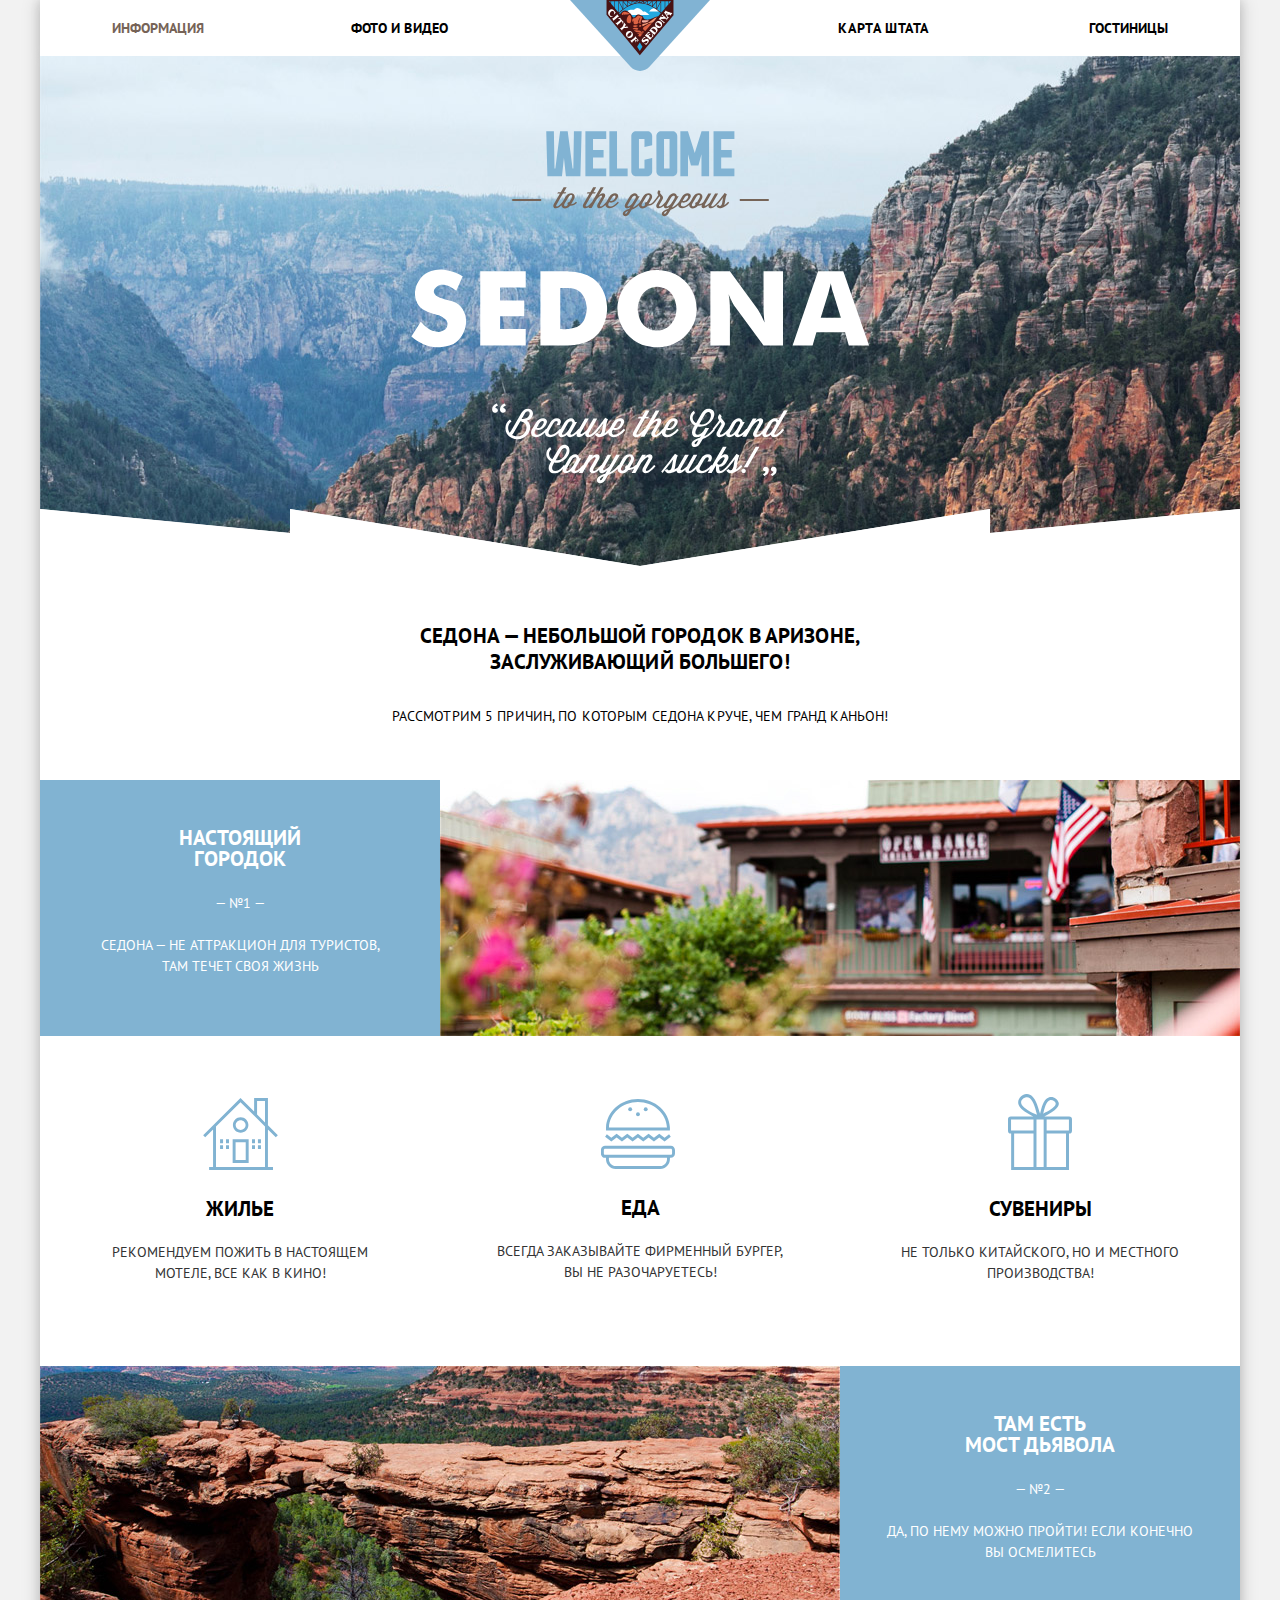
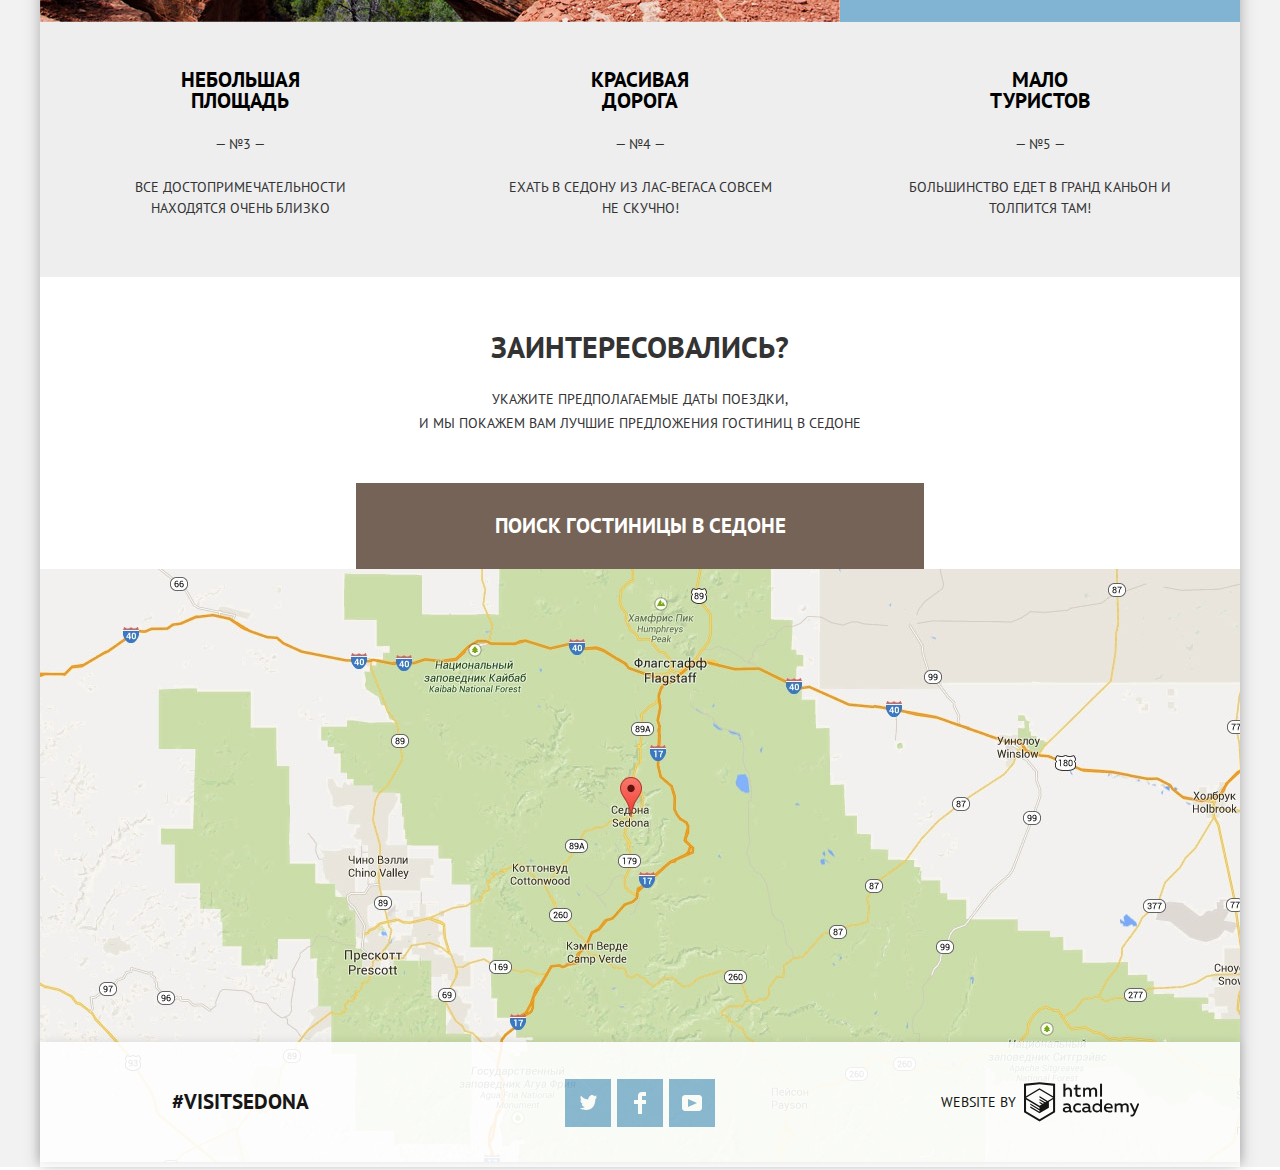
<file: index.html>
<!DOCTYPE html>
<html lang="ru">

<head>
  <meta charset="utf-8">
  <title>HTML Academy: Седона</title>
  <link href="https://fonts.googleapis.com/css?family=PT+Sans:400,700&display=swap&subset=cyrillic" rel="stylesheet">
  <link href="css/normalize.css" rel="stylesheet">
  <link href="css/style.css" rel="stylesheet">
</head>

<body>
  <div class="grey-bg">
    <div class="shadow">
      <header class="main-header container">
        <nav class="main-navigation">
          <a class="header-logo" href="index.html">
            <img src="img/logo-sedona.svg" width="140" height="72" alt="Логотип City of «Sedona»">
          </a>
          <ul class="site-navigation">
            <li class="site-navigation-current"><a href="index.html">Информация</a></li>
            <li><a href="#">Фото и видео</a></li>
            <li><a href="#">Карта штата</a></li>
            <li><a href="catalog.html">Гостиницы</a></li>
          </ul>
        </nav>
      </header>
      <main class="container">
        <h1 class="visually-hidden">Туристический городок «Sedona»</h1>
        <section class="welcome">
          <img class="gorgeous" src="img/index-welcome.svg" width="459" height="353" alt="Welcome to the gorgeous «Sedona»">
        </section>
        <section class="reasons-sedona">
          <h2 class="reasons-headering">Седона — небольшой городок в Аризоне, заслуживающий большего!</h2>
          <p class="reasons-description">Рассмотрим 5 причин, по которым Седона круче, чем гранд каньон!</p>
          <div class="nature">
            <div class="nature-content">
              <h3 class="nature-title">Настоящий городок</h3>
              <p class="nature-symbol">— №1 —</p>
              <p class="nature-description">Седона — не аттракцион для туристов, там течет своя жизнь</p>
            </div>
            <div class="nature-image">
              <img src="img/img-1.jpg" alt="NATURE-RIGHT" height="256" width="800">
            </div>
          </div>
          <div class="services">
            <div class="services-item">
              <img class="services-img" src="img/house.svg" width="75" height="72" alt="home">
              <h4 class="services-title">Жилье</h4>
              <p class="services-text">Рекомендуем пожить в настоящем мотеле, все как в кино!</p>
            </div>
            <div class="services-item">
              <img class="services-img" src="img/burger.svg" width="74" height="70" alt="food">
              <h4 class="services-title">Еда</h4>
              <p class="services-text">Всегда заказывайте фирменный бургер, Вы не Разочаруетесь!</p>
            </div>
            <div class="services-item">
              <img class="services-img" src="img/gift.svg" width="64" height="76" alt="gift">
              <h4 class="services-title">Сувениры</h4>
              <p class="services-text">Не только китайского, но и местного производства!</p>
            </div>
          </div>
          <div class="nature nature-second">
            <div class="nature-image">
              <img src="img/img-2.jpg" alt="nature-left" height="256" width="800">
            </div>
            <div class="nature-content">
              <h3 class="nature-title">Там есть<br>Мост Дьявола</h3>
              <p class="nature-symbol">— №2 —</p>
              <p class="nature-description nature-twice">Да, По нему можно пройти! Если конечно Вы осмелитесь</p>
            </div>
          </div>
          <div class="services services-second">
            <div class="services-item-bottom">
              <h3 class="services-title-bottom">Небольшая площадь</h3>
              <p class="services-symbol">— №3 —</p>
              <p class="servises-text-bottom">Все достопримечательности находятся очень близко</p>
            </div>
            <div class="services-item-bottom">
              <h3 class="services-title-bottom">Красивая дорога</h3>
              <p class="services-symbol">— №4 —</p>
              <p class="servises-text-bottom">Ехать в Седону из Лас-вегаса совсем не скучно!</p>
            </div>
            <div class="services-item-bottom">
              <h3 class="services-title-bottom">Мало туристов</h3>
              <p class="services-symbol">— №5 —</p>
              <p class="servises-text-bottom">Большинство едет в Гранд каньон и толпится там!</p>
            </div>
          </div>
        </section>
        <section class="hotels-search-wrapper">
          <div class="hotels-search-title">
            <h3 class="section-title">Заинтересовались?</h3>
            <p class="section-text">Укажите предполагаемые даты поездки,
              <br> и мы покажем вам лучшие предложения гостиниц в седоне</p>
          </div>
          <button type="button" class="search-form-button">поиск гостиницы в седоне</button>
          <div class="modal modal-hotels-search">
            <form class="hotels-search" method="post" action="https://echo.htmlacademy.ru">
              <div class="form-wrapper">
                <div class="date-item">
                  <label for="arrival-date">Дата заезда:</label>
                  <input type="text" name="dateofaarival" id="arrival-date" value="24 апреля 2017">
                  <button type="button" class="calendar-button">
                    <svg version="1.1" xmlns="http://www.w3.org/2000/svg" xmlns:xlink="http://www.w3.org/1999/xlink" width="21px" height="22px" viewBox="0 0 21 22" enable-background="new 0 0 21 22" xml:space="preserve" fill="#cacaca">
                      <g>
                        <path d="M19.251,2.025h-2.845V0.648c0-0.381-0.294-0.689-0.656-0.689c-0.363,0-0.656,0.308-0.656,0.689v1.377h-3.938V0.648
            c0-0.381-0.294-0.689-0.655-0.689c-0.363,0-0.657,0.308-0.657,0.689v1.377H5.906V0.648c0-0.381-0.294-0.689-0.656-0.689
            c-0.363,0-0.657,0.308-0.657,0.689v1.377H1.75C0.784,2.025,0,2.847,0,3.862v16.302C0,21.179,0.784,22,1.75,22h17.501
            C20.217,22,21,21.179,21,20.164V3.862C21,2.847,20.217,2.025,19.251,2.025z M19.688,20.164c0,0.253-0.195,0.459-0.437,0.459H1.75
            c-0.241,0-0.438-0.206-0.438-0.459V3.862c0-0.253,0.196-0.459,0.438-0.459h2.844v1.378c0,0.381,0.294,0.689,0.657,0.689
            c0.362,0,0.656-0.308,0.656-0.689V3.403h3.938v1.378c0,0.381,0.294,0.689,0.657,0.689c0.361,0,0.655-0.308,0.655-0.689V3.403h3.938
            v1.378c0,0.381,0.293,0.689,0.656,0.689c0.362,0,0.656-0.308,0.656-0.689V3.403h2.845c0.241,0,0.437,0.206,0.437,0.459V20.164z" />
                        <rect x="4.594" y="8.225" width="2.625" height="2.066" />
                        <rect x="4.594" y="11.668" width="2.625" height="2.067" />
                        <rect x="4.594" y="15.112" width="2.625" height="2.066" />
                        <rect x="9.188" y="15.112" width="2.625" height="2.066" />
                        <rect x="9.188" y="11.668" width="2.625" height="2.067" />
                        <rect x="9.188" y="8.225" width="2.625" height="2.066" />
                        <rect x="13.781" y="15.112" width="2.625" height="2.066" />
                        <rect x="13.781" y="11.668" width="2.625" height="2.067" />
                        <rect x="13.781" y="8.225" width="2.625" height="2.066" />
                      </g>
                    </svg>
                  </button>
                </div>
                <div class="date-item">
                  <label for="departure-date">Дата выезда:</label>
                  <input type="text" name="date-of-departure" id="departure-date" value="4 июля 2017">
                  <button type="button" class="calendar-button">
                    <svg version="1.1" xmlns="http://www.w3.org/2000/svg" xmlns:xlink="http://www.w3.org/1999/xlink" x="0px" y="0px" width="21px" height="22px" viewBox="0 0 21 22" enable-background="new 0 0 21 22" xml:space="preserve" fill="#cacaca">
                      <g>
                        <path d="M19.251,2.025h-2.845V0.648c0-0.381-0.294-0.689-0.656-0.689c-0.363,0-0.656,0.308-0.656,0.689v1.377h-3.938V0.648
          c0-0.381-0.294-0.689-0.655-0.689c-0.363,0-0.657,0.308-0.657,0.689v1.377H5.906V0.648c0-0.381-0.294-0.689-0.656-0.689
          c-0.363,0-0.657,0.308-0.657,0.689v1.377H1.75C0.784,2.025,0,2.847,0,3.862v16.302C0,21.179,0.784,22,1.75,22h17.501
          C20.217,22,21,21.179,21,20.164V3.862C21,2.847,20.217,2.025,19.251,2.025z M19.688,20.164c0,0.253-0.195,0.459-0.437,0.459H1.75
          c-0.241,0-0.438-0.206-0.438-0.459V3.862c0-0.253,0.196-0.459,0.438-0.459h2.844v1.378c0,0.381,0.294,0.689,0.657,0.689
          c0.362,0,0.656-0.308,0.656-0.689V3.403h3.938v1.378c0,0.381,0.294,0.689,0.657,0.689c0.361,0,0.655-0.308,0.655-0.689V3.403h3.938
          v1.378c0,0.381,0.293,0.689,0.656,0.689c0.362,0,0.656-0.308,0.656-0.689V3.403h2.845c0.241,0,0.437,0.206,0.437,0.459V20.164z" />
                        <rect x="4.594" y="8.225" width="2.625" height="2.066" />
                        <rect x="4.594" y="11.668" width="2.625" height="2.067" />
                        <rect x="4.594" y="15.112" width="2.625" height="2.066" />
                        <rect x="9.188" y="15.112" width="2.625" height="2.066" />
                        <rect x="9.188" y="11.668" width="2.625" height="2.067" />
                        <rect x="9.188" y="8.225" width="2.625" height="2.066" />
                        <rect x="13.781" y="15.112" width="2.625" height="2.066" />
                        <rect x="13.781" y="11.668" width="2.625" height="2.067" />
                        <rect x="13.781" y="8.225" width="2.625" height="2.066" />
                      </g>
                    </svg>
                  </button>
                </div>
                <div class="visitors-count-wrapper">
                  <div class="visitors-count adults">
                    <label for="adults-count">Взрослые:</label>
                    <div class="plusminus-wrapper">
                      <button class="count-button minus-button" type="button" name="adultsminuscount">Минус</button>
                      <input type="text" name="numberofadults" id="adults-count" value="2">
                      <button class="count-button plus-button" type="button" name="adultspluscount">Плюс</button>
                    </div>
                  </div>
                  <div class="visitors-count childrens">
                    <label for="childrens-count">Дети:</label>
                    <div class="plusminus-wrapper">
                      <button class="count-button minus-button" type="button" name="childrensminuscount">Минус</button>
                      <input type="text" name="numberofchildrens" id="childrens-count" value="0">
                      <button class="count-button plus-button" type="button" name="childrensspluscount">Плюс</button>
                    </div>
                  </div>
                </div>
              </div>
              <button class="hotels-search-button" type="submit">Найти</button>
            </form>
          </div>
        </section>
        <section class="mapofsedona">
          <h3 class="visually-hidden">Седона на карте</h3>
          <iframe src="https://www.google.com/maps/embed?pb=!1m18!1m12!1m3!1d104770.38018730558!2d-111.86517855273749!3d34.85435832354931!2m3!1f0!2f0!3f0!3m2!1i1024!2i768!4f13.1!3m3!1m2!1s0x872da132f942b00d%3A0x5548c523fa6c8efd!2z0KHQtdC00L7QvdCwLCDQkNGA0LjQt9C-0L3QsCA4NjMzNiwg0KHQqNCQ!5e0!3m2!1sru!2sru!4v1561806213389!5m2!1sru!2sru" width="1200" height="593" style="border:0" allowfullscreen></iframe>
        </section>
      </main>
      <footer class="main-footer footer-transparent">
        <div class="container">
          <p class="footer-logo">#VisitSedona</p>
          <div class="footer-social">
            <ul>
              <li class="footer-item"><a class="social-button" href="#"><svg xmlns="http://www.w3.org/2000/svg" xmlns:xlink="http://www.w3.org/1999/xlink" width="17" height="15" viewBox="0 0 17 15">
                    <path fill="#FFF" d="M10.95.144c1.685-.496 2.984.27 3.577 1.179.673-.231 1.331-.481 2.011-.708a2.345 2.345 0 0 1-.857 1.768c.685.17 1.304-.491 1.304-.491-.169 1-1.006 1.788-1.563 2.024-.231 6.75-3.175 11.217-10.077 11.082h-.446c-.41 0-4.164-.46-4.898-1.887 2.271.196 3.893-.422 4.693-1.177-.96-.3-2.679-.477-2.979-2.95.349.106.564.228 1.19.119C1.705 8.247.374 7.53.448 5.33c.285.328 1.067.536 1.34.472C1.085 5.561-.182 2.442.894.85c1.818 1.854 3.735 3.606 7.152 3.773C8.254 2.33 9.183.793 10.95.144z" /></svg>
                </a></li>
              <li class="footer-item"><a class="social-button" href="#"><svg xmlns="http://www.w3.org/2000/svg" width="12" height="22" viewBox="0 0 12 22">
                    <path fill="#FFF" d="M12 4V0H8a4 4 0 0 0-4 4v4H0v4h4v10h4V12h4V8H8V4h4z" /></svg></a></li>
              <li class="footer-item"><a class="social-button" href="#"><svg xmlns="http://www.w3.org/2000/svg" xmlns:xlink="http://www.w3.org/1999/xlink" width="20" height="16" viewBox="0 0 20 16">
                    <path fill="#FFF" d="M17 0H3C1.35 0 0 1.35 0 3v10c0 1.65 1.35 3 3 3h14c1.65 0 3-1.35 3-3V3c0-1.65-1.35-3-3-3zM6.027 11.998V4.002L15.014 8l-8.987 3.998z" /></svg>
                </a></li>
            </ul>
          </div>
          <p class="footer-copyright">
            <b>Website by</b>
            <a href="https://htmlacademy.ru/intensive/htmlcss">
              <svg id="Layer_1" data-name="Layer 1" width="115px" height="40px" xmlns="http://www.w3.org/2000/svg" viewBox="0 0 113 39">
                <title>logo-name</title>
                <path d="M401.93,351.51a2.07,2.07,0,0,0,.58-0.11v1.4a3.41,3.41,0,0,1-1.24.22,1.75,1.75,0,0,1-1.75-1,5.08,5.08,0,0,1-3.3,1.13c-1.59,0-3.06-.87-3.06-2.68,0-2.24,2.08-2.93,3.9-2.93a11.63,11.63,0,0,1,2.28.26v-0.31c0-1.09-.8-1.86-2.3-1.86a7.79,7.79,0,0,0-3.15.67v-1.79a10.72,10.72,0,0,1,3.35-.58c2.48,0,4,1.18,4,3.83v3.14A0.57,0.57,0,0,0,401.93,351.51Zm-6.76-1.19a1.42,1.42,0,0,0,1.64,1.29,3.56,3.56,0,0,0,2.53-1V349.1a10.21,10.21,0,0,0-1.9-.22C396.34,348.89,395.17,349.23,395.17,350.33Z" transform="translate(-355.09 -323.29)" fill="black" />
                <path d="M408.15,343.91a5.29,5.29,0,0,1,2.7.67v1.79a4.28,4.28,0,0,0-2.42-.73,2.89,2.89,0,1,0,0,5.76,5.26,5.26,0,0,0,2.55-.67v1.8a6.58,6.58,0,0,1-2.9.6,4.42,4.42,0,0,1-4.72-4.54A4.54,4.54,0,0,1,408.15,343.91Z" transform="translate(-355.09 -323.29)" fill="black" />
                <path d="M420.93,351.51a2.07,2.07,0,0,0,.58-0.11v1.4a3.41,3.41,0,0,1-1.24.22,1.75,1.75,0,0,1-1.75-1,5.08,5.08,0,0,1-3.3,1.13c-1.59,0-3.06-.87-3.06-2.68,0-2.24,2.08-2.93,3.9-2.93a11.63,11.63,0,0,1,2.28.26v-0.31c0-1.09-.8-1.86-2.3-1.86a7.79,7.79,0,0,0-3.15.67v-1.79a10.72,10.72,0,0,1,3.35-.58c2.48,0,4,1.18,4,3.83v3.14A0.57,0.57,0,0,0,420.93,351.51Zm-6.76-1.19a1.42,1.42,0,0,0,1.64,1.29,3.56,3.56,0,0,0,2.53-1V349.1a10.21,10.21,0,0,0-1.9-.22C415.33,348.89,414.17,349.23,414.17,350.33Z" transform="translate(-355.09 -323.29)" fill="black" />
                <path d="M431.76,340.14V352.9H430v-1.39a4.07,4.07,0,0,1-3.35,1.62,4.62,4.62,0,0,1,0-9.22,4,4,0,0,1,3.15,1.37v-5.14h2ZM427,345.62a2.9,2.9,0,0,0,0,5.8,3,3,0,0,0,2.79-1.84v-2.13A3.06,3.06,0,0,0,427,345.62Z" transform="translate(-355.09 -323.29)" fill="black" />
                <path d="M438.08,343.91c3.48,0,4.68,2.81,4.12,5.34h-6.58c0.22,1.57,1.75,2.22,3.35,2.22a6.41,6.41,0,0,0,2.77-.62v1.68a7.5,7.5,0,0,1-3.14.6c-2.68,0-5-1.53-5-4.61A4.39,4.39,0,0,1,438.08,343.91Zm0.09,1.62a2.39,2.39,0,0,0-2.57,2.26h4.85A2.06,2.06,0,0,0,438.17,345.53Z" transform="translate(-355.09 -323.29)" fill="black" />
                <path d="M444.19,352.9v-8.75h1.73v1.09a4,4,0,0,1,2.92-1.33,3,3,0,0,1,2.73,1.4,4.33,4.33,0,0,1,3.06-1.4,3.21,3.21,0,0,1,3.32,3.52v5.47h-2v-5.41a1.67,1.67,0,0,0-1.73-1.84,2.94,2.94,0,0,0-2.17,1.18c0,0.2,0,.4,0,0.6v5.47h-2v-5.41a1.67,1.67,0,0,0-1.73-1.84,3.11,3.11,0,0,0-2.32,1.35v5.91h-2Z" transform="translate(-355.09 -323.29)" fill="black" />
                <path d="M466.56,344.15h2l-4.1,9.93c-0.95,2.28-2.19,3-3.52,3a5,5,0,0,1-1.15-.15v-1.66a3,3,0,0,0,.89.13c0.95,0,1.66-.67,2.17-2l0.18-.44-4.16-8.82H461l3,6.6Z" transform="translate(-355.09 -323.29)" fill="black" />
                <path d="M395.75,324.82v5a4,4,0,0,1,2.83-1.2,3.41,3.41,0,0,1,3.61,3.57v5.41h-2v-5.16a1.9,1.9,0,0,0-2-2.1,3.08,3.08,0,0,0-2.44,1.46v5.8h-2V324.82h2Z" transform="translate(-355.09 -323.29)" fill="black" />
                <path d="M407.52,325.71v3.12h3.17v1.71h-3.17v4c0,1.15.53,1.53,1.66,1.53a4.71,4.71,0,0,0,1.77-.35v1.68a7.14,7.14,0,0,1-2.35.38,2.68,2.68,0,0,1-3-2.88v-4.38H404v-1.71h1.57v-2.64Z" transform="translate(-355.09 -323.29)" fill="black" />
                <path d="M413.19,337.58v-8.75h1.73v1.09a4,4,0,0,1,2.92-1.33,3,3,0,0,1,2.73,1.4,4.33,4.33,0,0,1,3.06-1.4,3.21,3.21,0,0,1,3.32,3.52v5.47h-2v-5.41a1.67,1.67,0,0,0-1.73-1.84,2.94,2.94,0,0,0-2.17,1.18c0,0.2,0,.4,0,0.6v5.47h-2v-5.41a1.67,1.67,0,0,0-1.73-1.84,3.11,3.11,0,0,0-2.32,1.35v5.91h-2Z" transform="translate(-355.09 -323.29)" fill="black" />
                <rect x="74.72" y="1.52" width="1.95" height="12.76" fill="black" />
                <path d="M370.53,323.31l-0.16,0-15.28,1.6v28L370.37,362l15.28-9.09v-28Zm13.12,28.45-13.28,7.9-13.28-7.9V340.28l13.22,7.87,0,1.43-9.07-5.4v1.38l9.11,5.47,0,1.46-9.1-5.42v1.38l9.11,5.47h0l9.19-5.5v-1.39h0v-4.52l4.1-2.45v11.67Zm0-13.16L380,340.74h0l-1.68,1-8-4.76v1.38l6.84,4.07-0.06,0-0.15.09-1,.57-5.64-3.36v1.38l4.45,2.65-1.05.7,0,0-3.36-2v1.38l2.21,1.3-2.25,1.35-13.16-7.82,13.17-7.92h0Zm0-1.39-13.35-7.87h0l-13.2,7.86v-10.5l13.28-1.39,13.28,1.39v10.51Z" transform="translate(-355.09 -323.29)" fill="black" />
              </svg>
            </a>
          </p>
        </div>
      </footer>
    </div>
  </div>
  <script src="js/min-script.js"></script>
</body>

</html>
</file>
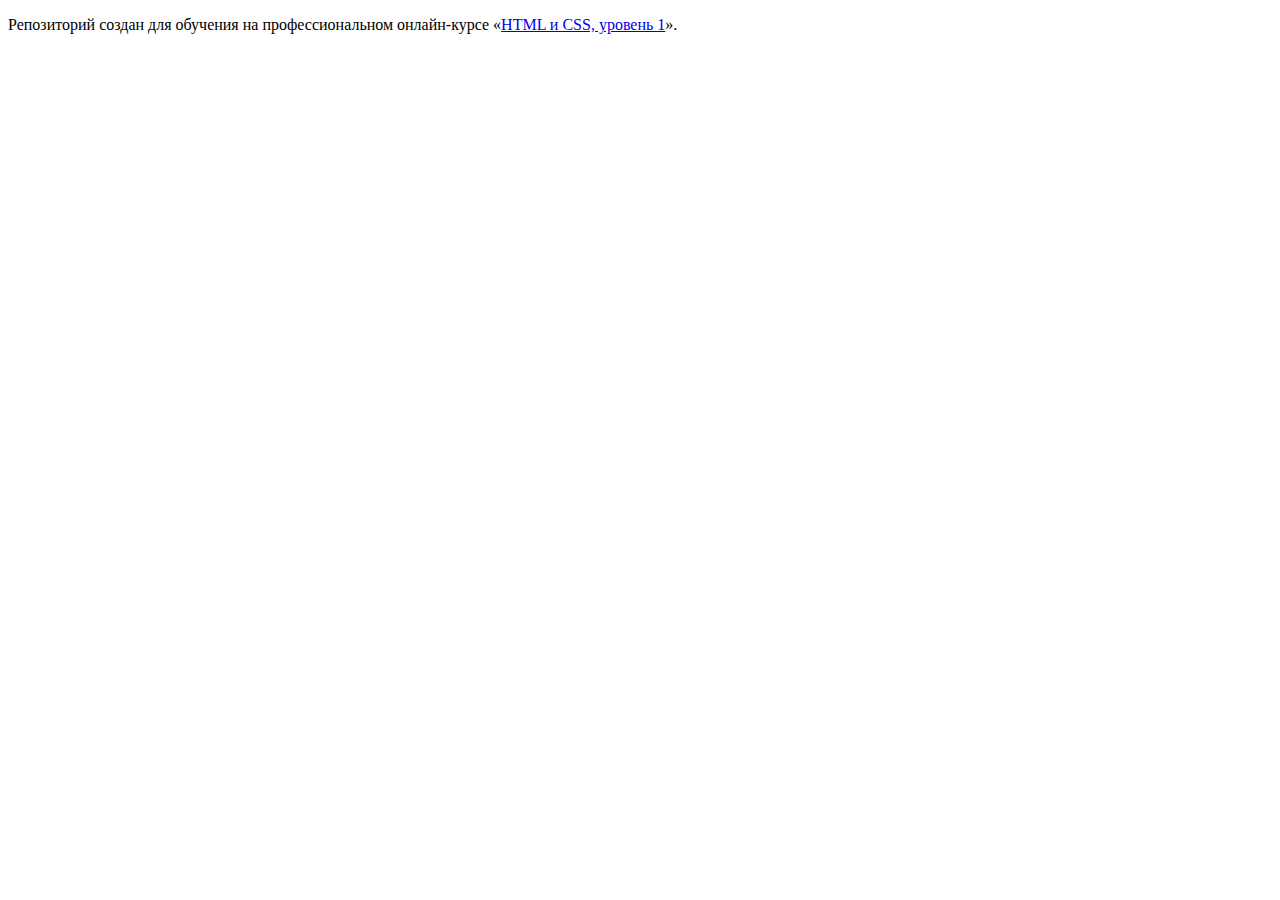
<file: master/index.html>
<!DOCTYPE html>
<html lang="ru">
  <head>
    <meta charset="utf-8">
    <title>HTML Academy: Седона</title>
    <base href="https://htmlacademy-htmlcss.github.io/898497-sedona-25/master/">
</head>
  <body>

    <p>Репозиторий создан для обучения на профессиональном онлайн‑курсе «<a href="https://htmlacademy.ru/intensive/htmlcss">HTML и CSS, уровень 1</a>».</p>

  </body>
</html>
</file>
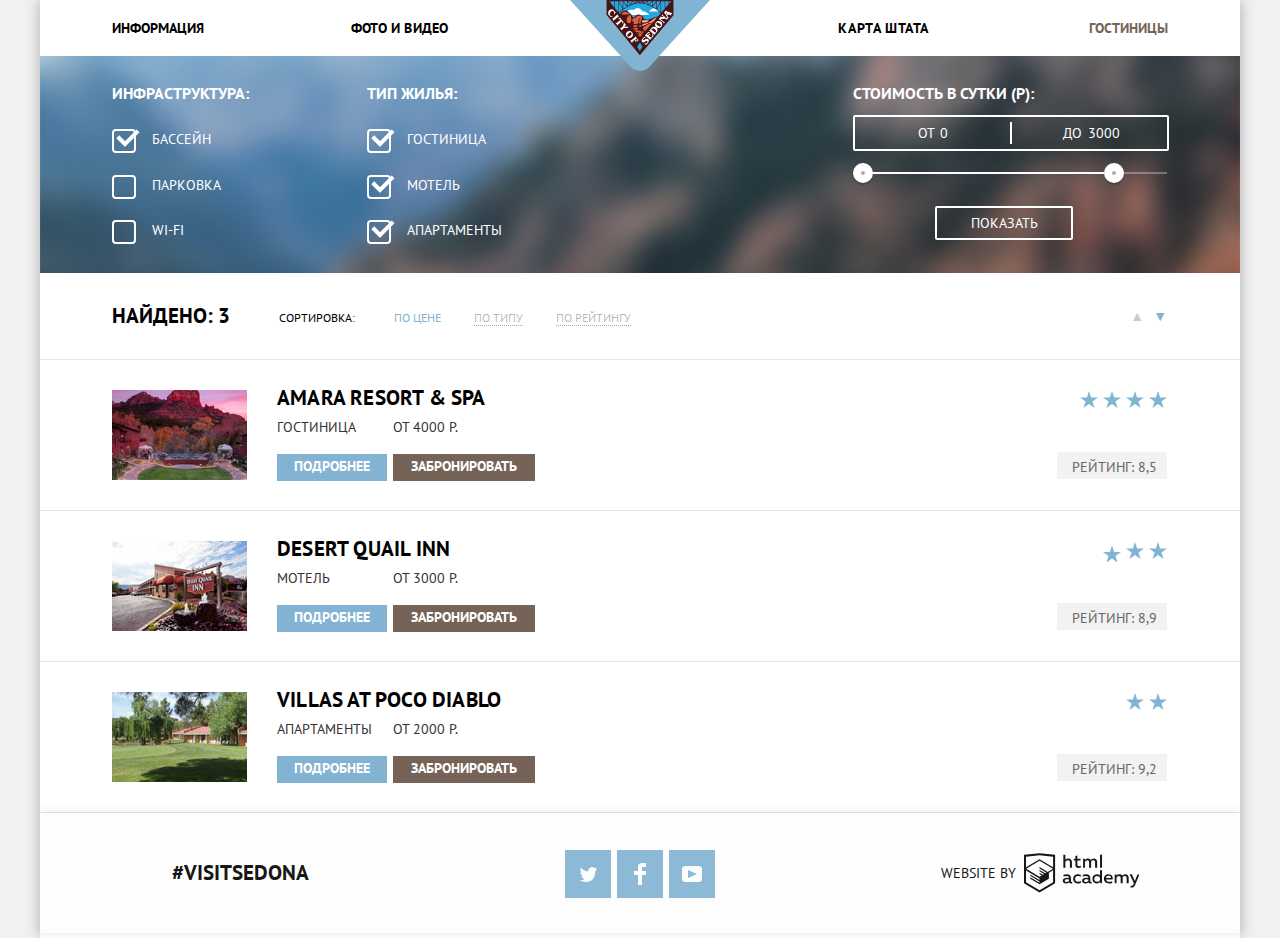
<file: catalog.html>
<!DOCTYPE html>
<html lang="ru">

<head>
  <meta charset="utf-8">
  <title>HTML Academy: Седона</title>
  <link href="https://fonts.googleapis.com/css?family=PT+Sans:400,700&display=swap&subset=cyrillic" rel="stylesheet">
  <link href="css/normalize.css" rel="stylesheet">
  <link href="css/min-style.css" rel="stylesheet">
</head>

<body class="inner-page">
  <div class="grey-bg">
    <div class="shadow">
      <header class="main-header container">
        <nav class="main-navigation">
          <a class="header-logo" href="index.html">
            <img src="img/logo-sedona.svg" width="140" height="72" alt="Логотип City of «Sedona»">
          </a>
          <ul class="site-navigation">
            <li><a href="">Информация</a></li>
            <li><a href="">Фото и видео</a></li>
            <li><a href="">Карта штата</a></li>
            <li class="site-navigation-current"><a href="catalog.html">Гостиницы</a></li>
          </ul>
        </nav>
      </header>
      <main class="container">
        <h1 class="visually-hidden">Страница поиска отелей города «Sedona»</h1>
        <section class="hotels-filter">
          <h2 class="visually-hidden">Форма поиска отелей</h2>
          <form class="filter-range-form" method="post" action="https://echo.htmlacademy.ru">
            <div class="filter-contaner">
              <div class="checkboxes-wrapper">
                <div class="infrustructure">
                  <p>Инфраструктура:</p>
                  <div class="checkboxes">
                    <label class="choose-checkbox">
                      <input type="checkbox" name="swimmingpull" class="visually-hidden" checked>
                      <span class="checkbox-indicator"></span> Бассейн
                    </label>
                    <label class="choose-checkbox">
                      <input type="checkbox" name="parking" class="visually-hidden">
                      <span class="checkbox-indicator"></span> Парковка
                    </label>
                    <label class="choose-checkbox">
                      <input type="checkbox" name="wifi" class="visually-hidden">
                      <span class="checkbox-indicator"></span> Wi-Fi
                    </label>
                  </div>
                </div>
                <div class="accomodation-type">
                  <p>Тип жилья:</p>
                  <div class="checkboxes">
                    <label class="choose-checkbox">
                      <input type="checkbox" name="hotel" class="visually-hidden" checked>
                      <span class="checkbox-indicator"></span> Гостиница
                    </label>
                    <label class="choose-checkbox">
                      <input type="checkbox" name="motel" class="visually-hidden" checked>
                      <span class="checkbox-indicator"></span>Мотель
                    </label>
                    <label class="choose-checkbox">
                      <input type="checkbox" name="apartments" class="visually-hidden" checked>
                      <span class="checkbox-indicator"></span> Апартаменты
                    </label>
                  </div>
                </div>
              </div>
              <div class="filter-range">
                <div class="filter-range-title">Стоимость в сутки (р):</div>
                <div class="price-controls">
                  <label class="min-price">от
                    <input type="text" name="min-price" value="0">
                  </label>
                  <label class="max-price">до
                    <input type="text" name="max-price" value="3000">
                  </label>
                </div>
                <div class="range-controls">
                  <div class="scale">
                    <div class="bar"></div>
                  </div>
                  <div class="range-toggle range-toggle-min"></div>
                  <div class="range-toggle range-toggle-max"></div>
                </div>
                <button class="btn-transparent" type="submit">Показать</button>
              </div>
            </div>
          </form>
        </section>
        <section class="sorting-line">
          <div class="sorting-wrapper">
            <div class="sorted-number">
              <p>Найдено:</p>
              <span class="number-of-hotels">3</span>
            </div>
            <div class="sorting-by-types">
              <p>Сортировка:</p>
              <ul class="sorting-types">
                <li class="active"><a href="#">по цене</a></li>
                <li><a href="#">по типу</a></li>
                <li><a href="#">по рейтингу</a></li>
              </ul>
            </div>
            <div class="sorting-buttons">
              <a class="sorting-btn sorting-up" href="#">&#9650;<p class="visually-hidden">кнопка сортировки вверх</p></a>
              <a class="sorting-btn sorting-down active" href="#">&#9660;<p class="visually-hidden">кнопка сортировки вниз</p></a>
            </div>
          </div>
        </section>
        <section class="list-of-hotels">
          <div class="hotel-contaner">
            <div class="hotel-block">
              <a class="hotel-foto" href="#">
                <img src="img/amararesort.jpg" width="135" height="90" alt="Фото отеля Амара">
              </a>
              <div class="hotel-info-wrapper">
                <a class="name-of-the-hotel" href="#">Amara Resort & Spa</a>
                <div class="hotel-table-wrapper">
                  <div class="hotel-info">
                    <p>Гостиница</p>
                    <a class="button-hotel button-abouthotel" href="#amararesort">Подробнее</a>
                  </div>
                  <div class="hotel-booking">
                    <p> от 4000 Р.</p>
                    <a class="button-hotel button-book" href="#">Забронировать</a>
                  </div>
                </div>
              </div>
            </div>
            <div class="hotel-rating-contaner">
              <div class="hotel-star">
                <ul>
                  <li><svg xmlns="http://www.w3.org/2000/svg" width="18" height="17" viewBox="0 0 18 17">
                      <path fill="#81B3D2" d="M9.002 0l2.126 6.494h6.877l-5.564 4.012L14.566 17l-5.564-4.013L3.438 17l2.126-6.494L0 6.494h6.878z" /></svg></li>
                  <li><svg xmlns="http://www.w3.org/2000/svg" width="18" height="17" viewBox="0 0 18 17">
                      <path fill="#81B3D2" d="M9.002 0l2.126 6.494h6.877l-5.564 4.012L14.566 17l-5.564-4.013L3.438 17l2.126-6.494L0 6.494h6.878z" /></svg></li>
                  <li><svg xmlns="http://www.w3.org/2000/svg" width="18" height="17" viewBox="0 0 18 17">
                      <path fill="#81B3D2" d="M9.002 0l2.126 6.494h6.877l-5.564 4.012L14.566 17l-5.564-4.013L3.438 17l2.126-6.494L0 6.494h6.878z" /></svg></li>
                  <li><svg xmlns="http://www.w3.org/2000/svg" width="18" height="17" viewBox="0 0 18 17">
                      <path fill="#81B3D2" d="M9.002 0l2.126 6.494h6.877l-5.564 4.012L14.566 17l-5.564-4.013L3.438 17l2.126-6.494L0 6.494h6.878z" /></svg></li>
                </ul>
              </div>
              <p class="rating">Рейтинг: 8,5</p>
            </div>
          </div>
          <div class="hotel-contaner">
            <div class="hotel-block">
              <a class="hotel-foto" href="#">
                <img src="img/desertquailinn.jpg" width="135" height="90" alt="Фото отеля Desert quail inn"></a>
              <div class="hotel-info-wrapper">
                <a class="name-of-the-hotel" href="#">Desert Quail Inn</a>
                <div class="hotel-table-wrapper">
                  <div class="hotel-info">
                    <p>Мотель</p>
                    <a class="button-hotel button-abouthotel" href="#">Подробнее</a>
                  </div>
                  <div class="hotel-booking">
                    <p>от 3000 Р.</p>
                    <a class="button-hotel button-book" href="#">Забронировать</a>
                  </div>
                </div>
              </div>
            </div>
            <div class="hotel-rating-contaner">
              <div class="hotel-star">
                <ul>
                  <li><svg xmlns="http://www.w3.org/2000/svg" width="18" height="17-" viewBox="0 0 18 17">
                      <path fill="#81B3D2" d="M9.002 0l2.126 6.494h6.877l-5.564 4.012L14.566 17l-5.564-4.013L3.438 17l2.126-6.494L0 6.494h6.878z" /></svg></li>
                  <li><svg xmlns="http://www.w3.org/2000/svg" width="18" height="17" viewBox="0 0 18 17">
                      <path fill="#81B3D2" d="M9.002 0l2.126 6.494h6.877l-5.564 4.012L14.566 17l-5.564-4.013L3.438 17l2.126-6.494L0 6.494h6.878z" /></svg></li>
                  <li><svg xmlns="http://www.w3.org/2000/svg" width="18" height="17" viewBox="0 0 18 17">
                      <path fill="#81B3D2" d="M9.002 0l2.126 6.494h6.877l-5.564 4.012L14.566 17l-5.564-4.013L3.438 17l2.126-6.494L0 6.494h6.878z" /></svg></li>
                </ul>
              </div>
              <p class="rating">Рейтинг: 8,9</p>
            </div>
          </div>
          <div class="hotel-contaner">
            <div class="hotel-block">
              <a class="hotel-foto" href="#">
                <img src="img/villasatpocodiablo.jpg" width="135" height="90" alt="Фото отеля
        villas at pocodiablo"></a>
              <div class="hotel-info-wrapper">
                <a class="name-of-the-hotel" href="#">Villas at Poco Diablo</a>
                <div class="hotel-table-wrapper">
                  <div class="hotel-info">
                    <p>Апартаменты</p>
                    <a class="button-hotel button-abouthotel" href="villasatpocodiablo">Подробнее</a>
                  </div>
                  <div class="hotel-booking">
                    <p>от 2000 Р.</p>
                    <a class="button-hotel button-book" href="#">Забронировать</a>
                  </div>
                </div>
              </div>
            </div>
            <div class="hotel-rating-contaner">
              <div class="hotel-star">
                <ul>
                  <li><svg xmlns="http://www.w3.org/2000/svg" width="18" height="17" viewBox="0 0 18 17">
                      <path fill="#81B3D2" d="M9.002 0l2.126 6.494h6.877l-5.564 4.012L14.566 17l-5.564-4.013L3.438 17l2.126-6.494L0 6.494h6.878z" /></svg></li>
                  <li><svg xmlns="http://www.w3.org/2000/svg" width="18" height="17" viewBox="0 0 18 17">
                      <path fill="#81B3D2" d="M9.002 0l2.126 6.494h6.877l-5.564 4.012L14.566 17l-5.564-4.013L3.438 17l2.126-6.494L0 6.494h6.878z" /></svg></li>
                </ul>
              </div>
              <div class="rating">Рейтинг: 9,2</div>
            </div>
          </div>
        </section>
      </main>
      <footer class="main-footer footer-catalog">
        <div class="container">
          <p class="footer-logo">#VisitSedona</p>
          <div class="footer-social">
            <ul>
              <li class="footer-item"><a class="social-button" href="#"><svg xmlns="http://www.w3.org/2000/svg" xmlns:xlink="http://www.w3.org/1999/xlink" width="17" height="15" viewBox="0 0 17 15">
                    <path fill="#FFF" d="M10.95.144c1.685-.496 2.984.27 3.577 1.179.673-.231 1.331-.481 2.011-.708a2.345 2.345 0 0 1-.857 1.768c.685.17 1.304-.491 1.304-.491-.169 1-1.006 1.788-1.563 2.024-.231 6.75-3.175 11.217-10.077 11.082h-.446c-.41 0-4.164-.46-4.898-1.887 2.271.196 3.893-.422 4.693-1.177-.96-.3-2.679-.477-2.979-2.95.349.106.564.228 1.19.119C1.705 8.247.374 7.53.448 5.33c.285.328 1.067.536 1.34.472C1.085 5.561-.182 2.442.894.85c1.818 1.854 3.735 3.606 7.152 3.773C8.254 2.33 9.183.793 10.95.144z" /></svg>
                </a></li>
              <li class="footer-item"><a class="social-button" href="#"><svg xmlns="http://www.w3.org/2000/svg" width="12" height="22" viewBox="0 0 12 22">
                    <path fill="#FFF" d="M12 4V0H8a4 4 0 0 0-4 4v4H0v4h4v10h4V12h4V8H8V4h4z" /></svg></a></li>
              <li class="footer-item"><a class="social-button" href="#"><svg xmlns="http://www.w3.org/2000/svg" xmlns:xlink="http://www.w3.org/1999/xlink" width="20" height="16" viewBox="0 0 20 16">
                    <path fill="#FFF" d="M17 0H3C1.35 0 0 1.35 0 3v10c0 1.65 1.35 3 3 3h14c1.65 0 3-1.35 3-3V3c0-1.65-1.35-3-3-3zM6.027 11.998V4.002L15.014 8l-8.987 3.998z" /></svg>
                </a></li>
            </ul>
          </div>
          <p class="footer-copyright">
            <b>Website by</b>
            <a href="https://htmlacademy.ru/intensive/htmlcss">
              <svg id="Layer_1" data-name="Layer 1" width="115px" height="40px" xmlns="http://www.w3.org/2000/svg" viewBox="0 0 113 39">
                <title>logo_name</title>
                <path d="M401.93,351.51a2.07,2.07,0,0,0,.58-0.11v1.4a3.41,3.41,0,0,1-1.24.22,1.75,1.75,0,0,1-1.75-1,5.08,5.08,0,0,1-3.3,1.13c-1.59,0-3.06-.87-3.06-2.68,0-2.24,2.08-2.93,3.9-2.93a11.63,11.63,0,0,1,2.28.26v-0.31c0-1.09-.8-1.86-2.3-1.86a7.79,7.79,0,0,0-3.15.67v-1.79a10.72,10.72,0,0,1,3.35-.58c2.48,0,4,1.18,4,3.83v3.14A0.57,0.57,0,0,0,401.93,351.51Zm-6.76-1.19a1.42,1.42,0,0,0,1.64,1.29,3.56,3.56,0,0,0,2.53-1V349.1a10.21,10.21,0,0,0-1.9-.22C396.34,348.89,395.17,349.23,395.17,350.33Z" transform="translate(-355.09 -323.29)" fill="black" />
                <path d="M408.15,343.91a5.29,5.29,0,0,1,2.7.67v1.79a4.28,4.28,0,0,0-2.42-.73,2.89,2.89,0,1,0,0,5.76,5.26,5.26,0,0,0,2.55-.67v1.8a6.58,6.58,0,0,1-2.9.6,4.42,4.42,0,0,1-4.72-4.54A4.54,4.54,0,0,1,408.15,343.91Z" transform="translate(-355.09 -323.29)" fill="black" />
                <path d="M420.93,351.51a2.07,2.07,0,0,0,.58-0.11v1.4a3.41,3.41,0,0,1-1.24.22,1.75,1.75,0,0,1-1.75-1,5.08,5.08,0,0,1-3.3,1.13c-1.59,0-3.06-.87-3.06-2.68,0-2.24,2.08-2.93,3.9-2.93a11.63,11.63,0,0,1,2.28.26v-0.31c0-1.09-.8-1.86-2.3-1.86a7.79,7.79,0,0,0-3.15.67v-1.79a10.72,10.72,0,0,1,3.35-.58c2.48,0,4,1.18,4,3.83v3.14A0.57,0.57,0,0,0,420.93,351.51Zm-6.76-1.19a1.42,1.42,0,0,0,1.64,1.29,3.56,3.56,0,0,0,2.53-1V349.1a10.21,10.21,0,0,0-1.9-.22C415.33,348.89,414.17,349.23,414.17,350.33Z" transform="translate(-355.09 -323.29)" fill="black" />
                <path d="M431.76,340.14V352.9H430v-1.39a4.07,4.07,0,0,1-3.35,1.62,4.62,4.62,0,0,1,0-9.22,4,4,0,0,1,3.15,1.37v-5.14h2ZM427,345.62a2.9,2.9,0,0,0,0,5.8,3,3,0,0,0,2.79-1.84v-2.13A3.06,3.06,0,0,0,427,345.62Z" transform="translate(-355.09 -323.29)" fill="black" />
                <path d="M438.08,343.91c3.48,0,4.68,2.81,4.12,5.34h-6.58c0.22,1.57,1.75,2.22,3.35,2.22a6.41,6.41,0,0,0,2.77-.62v1.68a7.5,7.5,0,0,1-3.14.6c-2.68,0-5-1.53-5-4.61A4.39,4.39,0,0,1,438.08,343.91Zm0.09,1.62a2.39,2.39,0,0,0-2.57,2.26h4.85A2.06,2.06,0,0,0,438.17,345.53Z" transform="translate(-355.09 -323.29)" fill="black" />
                <path d="M444.19,352.9v-8.75h1.73v1.09a4,4,0,0,1,2.92-1.33,3,3,0,0,1,2.73,1.4,4.33,4.33,0,0,1,3.06-1.4,3.21,3.21,0,0,1,3.32,3.52v5.47h-2v-5.41a1.67,1.67,0,0,0-1.73-1.84,2.94,2.94,0,0,0-2.17,1.18c0,0.2,0,.4,0,0.6v5.47h-2v-5.41a1.67,1.67,0,0,0-1.73-1.84,3.11,3.11,0,0,0-2.32,1.35v5.91h-2Z" transform="translate(-355.09 -323.29)" fill="black" />
                <path d="M466.56,344.15h2l-4.1,9.93c-0.95,2.28-2.19,3-3.52,3a5,5,0,0,1-1.15-.15v-1.66a3,3,0,0,0,.89.13c0.95,0,1.66-.67,2.17-2l0.18-.44-4.16-8.82H461l3,6.6Z" transform="translate(-355.09 -323.29)" fill="black" />
                <path d="M395.75,324.82v5a4,4,0,0,1,2.83-1.2,3.41,3.41,0,0,1,3.61,3.57v5.41h-2v-5.16a1.9,1.9,0,0,0-2-2.1,3.08,3.08,0,0,0-2.44,1.46v5.8h-2V324.82h2Z" transform="translate(-355.09 -323.29)" fill="black" />
                <path d="M407.52,325.71v3.12h3.17v1.71h-3.17v4c0,1.15.53,1.53,1.66,1.53a4.71,4.71,0,0,0,1.77-.35v1.68a7.14,7.14,0,0,1-2.35.38,2.68,2.68,0,0,1-3-2.88v-4.38H404v-1.71h1.57v-2.64Z" transform="translate(-355.09 -323.29)" fill="black" />
                <path d="M413.19,337.58v-8.75h1.73v1.09a4,4,0,0,1,2.92-1.33,3,3,0,0,1,2.73,1.4,4.33,4.33,0,0,1,3.06-1.4,3.21,3.21,0,0,1,3.32,3.52v5.47h-2v-5.41a1.67,1.67,0,0,0-1.73-1.84,2.94,2.94,0,0,0-2.17,1.18c0,0.2,0,.4,0,0.6v5.47h-2v-5.41a1.67,1.67,0,0,0-1.73-1.84,3.11,3.11,0,0,0-2.32,1.35v5.91h-2Z" transform="translate(-355.09 -323.29)" fill="black" />
                <rect x="74.72" y="1.52" width="1.95" height="12.76" fill="black" />
                <path d="M370.53,323.31l-0.16,0-15.28,1.6v28L370.37,362l15.28-9.09v-28Zm13.12,28.45-13.28,7.9-13.28-7.9V340.28l13.22,7.87,0,1.43-9.07-5.4v1.38l9.11,5.47,0,1.46-9.1-5.42v1.38l9.11,5.47h0l9.19-5.5v-1.39h0v-4.52l4.1-2.45v11.67Zm0-13.16L380,340.74h0l-1.68,1-8-4.76v1.38l6.84,4.07-0.06,0-0.15.09-1,.57-5.64-3.36v1.38l4.45,2.65-1.05.7,0,0-3.36-2v1.38l2.21,1.3-2.25,1.35-13.16-7.82,13.17-7.92h0Zm0-1.39-13.35-7.87h0l-13.2,7.86v-10.5l13.28-1.39,13.28,1.39v10.51Z" transform="translate(-355.09 -323.29)" fill="black" />
              </svg>
            </a>
          </p>
        </div>
      </footer>
    </div>
  </div>
</body>

</html>
</file>
<file: css/style.css>
body {
  margin: 0;
  padding: 0;
  font-family: "PT Sans", Arial, sans-serif;
  font-size: 14px;
  line-height: 26px;
  font-weight: 700;
  color: black;
  text-transform: uppercase;
}

a {
  text-decoration: none;
}

img {
  max-width: 100%;
  height: auto;
}

.visually-hidden:not(:focus):not(:active),
input[type="checkbox"].visually-hidden,
input[type="radio"].visually-hidden {
  position: absolute;
  width: 1px;
  height: 1px;
  margin: -1px;
  border: 0;
  padding: 0;
  white-space: nowrap;
  clip-path: inset(100%);
  clip: rect(0 0 0 0);
  overflow: hidden;
}


.shadow {
  width: 1200px;
  margin: 0 auto;
  box-shadow: 
  -5px 0 15px 0 rgba(0, 0, 0, 0.1),
   5px 0 15px 0 rgba(0, 0, 0, 0.1);

}
.grey-bg {
  width: 100%;
  margin: 0 auto;
  background-color: #f2f2f2;
}
/*buttons*/
.button {
  font: inherit;
  text-align: center;
  color: #ffffff;
  text-transform: uppercase;
  background-color: #81b3d2;
  border: none;
}

.button:hover,
.button:focus,
.button:active {
  background-color: #81b3d2;
}

.button {
  background-color: #766357;
}

.button:focus,
.button:hover {
  background-color: #604e43;
}

.button:active {
  background-color: #503e33;
}

.button-blue {
  color: #ffffff;
  background-color: #81b3d2;

}

.button-blue:focus,
.button-blue:hover {
  background-color: #669ec0;
}

.button-blue:active {
  background-color: #5496bd;
}

.button-hotel {
  box-sizing: border-box;
  font: inherit;
  font-weight: bold;
  height: 27px;
  text-align: center;
  vertical-align: middle;
  text-transform: uppercase;
  padding: 2px 15px;
  background-color: #82b3d3;
  color: #ffffff;

}

.button-abouthotel:hover,
.button-abouthotel:focus {
  background-color: #669ebf;
}

.button-abouthotel:active {
  background-color: #5496bd;
  color: #94b9d3;
}

.button-book {
  min-width: 110px;
  background-color: #766357;
}

.button-book:hover,
.button-book:focus {
  background-color: #604e44;
}

.button-book:active {
  background-color: #503e33;
  color: rgba(255, 255, 255, 0.3);
}

/*buttons*/
/*header*/

.main-header {
  min-width: 1200px;
}

.main-navigation {
  position: relative;
  display: flex;
  justify-content: space-between;
  align-items: center;
  height: 56px;
  color: #000000;
  background-color: #ffffff;
}

.header-logo {
  position: absolute;
  top: 0;
  left: 530px;
  width: 140px;
  height: 72px;
}

.site-navigation {
  display: flex;
}

.main-navigation ul {
  display: flex;
  align-items: center;
  box-sizing: border-box;
  list-style: none;
  width: 100%;
  padding-left: 72px;
  padding-right: 72px;
  font-size: 14px;
  line-height: 26px;
}

.site-navigation li {
  text-align: left;
  width: 239px;
}

.site-navigation li:nth-child(3),
.site-navigation li:nth-child(4) {
  text-align: right;
}

.site-navigation li:nth-child(2) {
  letter-spacing: 0.2px;
}


.site-navigation li:nth-child(3) {
  margin-left: auto;
  letter-spacing: 0.6px;
}

.site-navigation a {
  color: #000000;
}

.site-navigation a:hover,
.site-navigation a:focus {
  color: #8fb8d6;
}

.site-navigation a:active {
  color: #b2b2b2;
}

.site-navigation-current a {
  color: #766357;
}

/*header*/
/*Main content*/

.container {
  width: 1200px;
  margin: 0 auto;
  padding: 0;
  box-shadow: 0 0 10px rgba(0, 0, 0, 0.1);
}

.welcome {
  min-height: 435px;
  display: flex;
  flex-direction: column;
  justify-content: flex-start;
  align-items: center;
  padding-top: 75px;
  background-color: #81b3d2;
  background-image: url("../img/bg.jpg");
  background-repeat: no-repeat;
  background-position: 50% 21%;
}

.welcome::before {
  content: "";
  position: absolute;
  background-image: url("../img/triangle.svg");
  width: 1200px;
  height: 60px;
  top: 509px;
}

.reasons-sedona {
  min-height: 215px;
  background-color: white;
  text-align: center;
  padding-top: 40px;
}

.reasons-headering {
  padding-left: 340px;
  width: 520px;
  font-size: 21px;
  line-height: 26px;
  letter-spacing: 0.1px;
}

.reasons-description {
  font-size: 14px;
  line-height: 26px;
  font-weight: 400;
  padding-top: 10px;
  letter-spacing: 0.12px;
}

.nature {
  display: flex;
  max-height: 256px;
  margin-top: 51px;
}

.nature-image img {
  object-fit: cover;
}

.nature-content {
  display: flex;
  flex-direction: column;
  justify-content: flex-start;
  align-items: center;
  width: 400px;
  margin: 0px;
  color: #fff;
  background-color: #81b3d2;
}

.nature-title {
  width: 200px;
  font-size: 21px;
  font-weight: bold;
  line-height: 21px;
  margin-top: 47px;
}

.nature-symbol {
  font-size: 14px;
  font-weight: 400;
  margin: 0px;
}

.nature-description {
  width: 290px;
  font-size: 14px;
  line-height: 21px;
  font-weight: 400;
  margin-top: 19px;
}

.nature-twice {
  width: 310px;
}

.nature-second {
  margin-top: 50px;
}

.services {
  display: flex;
  justify-content: space-around;
  align-items: center;
  background-color: #fff;
}

.services-second {
  min-height: 255px;
  padding-top: 0px;
  background-color: #eee;
}

.services-symbol {
  font-size: 14px;
  line-height: 21px;
  margin-top: 23px;
  color: #333333;
  font-weight: 400;
}

.services-item {
  display: flex;
  flex-direction: column;
  justify-content: center;
  align-items: center;
  width: 400px;
  padding-top: 60px;
}

.services-item:nth-child(2) .services-img{
  padding-right: 4px;
}

.services-item:nth-child(3) {
  position: relative;
  bottom: 2px;
}

.services-title {
  font-size: 21px;
  line-height: 21px;
  font-weight: 700;
  color: #000;
  margin-bottom: 23px;
}

.services-text {
  font-size: 14px;
  line-height: 21px;
  font-weight: 400;
  color: #333;
  width: 300px;
  padding: 0px;
  margin: 0px 0px 30px 0px;
}

.servises-text-bottom {
  font-size: 14px;
  line-height: 21px;
  font-weight: 400;
  color: #333333;
  width: 300px;
  margin: 8px 0px 0px 0px;
}

.services-item-bottom:first-child .servises-text-bottom {
  width: 250px;
}

.services-item-bottom:nth-child(2) .servises-text-bottom {
  width: 280px;
}

.services-item-bottom {
  display: flex;
  flex-direction: column;
  justify-content: center;
  align-items: center;
  width: 400px;
  padding-bottom: 10px;
}

.services-title-bottom {
  width: 150px;
  min-height: 40px;
  font-size: 21px;
  line-height: 21px;
  font-weight: 700;
  color: #000;
  margin: 0px;
}


/*Hotel form*/
.hotels-search-wrapper {
  position: relative;
  box-sizing: border-box;
  min-height: 290px;
  text-align: center;
  margin: 0px 0px 0px 0px;
  padding-top: 20px;
  background-color: #ffffff;
}

.hotels-search-title {
  text-align: center;
  font-size: 14px;
  line-height: 24px;
  font-weight: normal;
  background-color: #ffffff;
  color: #333333;
}

.section-title {
  font-size: 30px;
  line-height: 36px;
  font-weight: bold;
  margin-top: 32px;
  margin-bottom: 0px; 
}

.section-text {
  padding: 8px 0px 0px 0px;
}

.search-form-button {
  width: 568px;
  height: 86px;
  background-color: #766357;
  text-transform: uppercase;
  font-size: 21px;
  line-height: 26px;
  text-align: center;
  vertical-align: middle;
  font-weight: bold;
  border: none;
  margin-top: 34px;
  color: #ffffff;
}

.search-form-button:hover,
.search-form-button:focus {
  background-color: #604e44;
}

.search-form-button:active {
  background-color: #503e33;
  color: rgba(255, 255, 255, 0.3);
}

.modal {
  position: absolute;
  color: #000000;
  text-transform: uppercase;
  background-color: #ffffff;
  border: none;
  box-shadow: -16px 7px 15px 0 rgba(0, 1, 1, 0.15);
  display: none;
  animation: bounce 0.6s;
  animation-duration: 0.4s;
}

.modal-hotels-search {
  top: 250;
  left: 50%;
  margin-left: -284px;
  box-sizing: border-box;
  width: 568px;
  height: 395px;
  padding-left: 55px;
  padding-right: 55px;
}

.modal-show { 
  display: block;
  animation: bounce 0.6s;
  animation-duration: 0.4s;  
}

.hotels-search {
  width: 458px;
  height: 395px;
  margin: 0 auto;
}

.form-wrapper {
  width: 458px;
  padding-top: 55px;
}

.date-item {
  position: relative;
  display: flex;
  justify-content: space-between;
  align-items: center;
  width: 458px;
  height: 38px;
  margin-bottom: 29px;
}

.date-item label {
  font: inherit;
  text-align: left;
}

.date-item input {
  box-sizing: border-box;
  position: relative;
  font: inherit;
  width: 346px;
  height: 38px;
  text-align: middle;
  vertical-align: middle;
  text-transform: uppercase;
  border: none;
  margin: 0;
  padding-left: 10px;
  margin-left: auto;
  background-color: #f2f2f2;
  border: 2px solid #f2f2f2;
}

.date-item input:hover {
  background-color: #ebebeb;
}

.date-item input:focus {
  background-color: #ffffff;
  border-color: #e5e5e5;
  outline: none;
}

.calendar-button {
  position: absolute;
  top: 0;
  right: 9px;
  width: 21px;
  height: 38px;
  vertical-align: middle;
  margin: 0;
  padding: 0;
  border: none;
  background-color: transparent;
}


.calendar-button:hover svg,
.calendar-button:focus svg {
  fill: #000;
}

.calendar-button:active svg {
  fill: #81b3d2;
}

.visitors-count-wrapper {
  display: flex;
  flex-wrap: wrap;
  justify-content: space-between;
  margin-bottom: 54px;
}

.plusminus-wrapper {
  display: flex;
}

.visitors-count {
  display: flex;
  justify-content: space-between;
  align-items: center;
}

.adults {
  width: 229px;
}

.childrens {
  width: 180px;
}

.visitors-count label {
  text-align: left;
}

.visitors-count input {
  font-size: 14px;
  line-height: 26px;
  font-weight: bold;
  text-align: center;
  width: 37px;
  height: 36px;
  border: none;
  background-color: #f2f2f2;
}

.count-button {
  position: relative;
  width: 38px;
  height: 38px;
  font-size: 0;
  border: none;
  text-align: center;
  background-color: #f2f2f2;
  color: #a8a8a8;
  cursor: pointer;
}

.minus-button::before {
  content: "";
  position: absolute;
  left: 12px;
  top: 17px;
  width: 12px;
  height: 3px;
  background-color: #a8a8a8;
}

.plus-button::before,
.plus-button::after {
  content: "";
  position: absolute;
  top: 17px;
  left: 13px;
  width: 11px;
  height: 3px;
  background-color: #a8a8a8;
}

.plus-button::after {
  transform: rotate(90deg);
}

.minus-button:hover::before,
.minus-button:focus::before {
  background-color: #000000;
}

.minus-button:active::before {
  background-color: #80b2d3;
}

.plus-button:hover::before,
.plus-button:hover::after,
.plus-button:focus::before,
.plus-button:focus::after {
  background-color: #000000;
}

.plus-button:active::before,
.plus-button:active::after {
  background-color: #80b2d3;
}

.hotels-search-button {
  font-size: 21px;
  line-height: 26px;
  font-weight: bold;
  width: 100%;
  min-height: 58px;
  background-color: #81b3d2;
  border: none;
  margin-bottom: 55px;
  vertical-align: middle;
  text-align: center;
  text-transform: uppercase;
  color: #ffffff;
}

.hotels-search-button:hover,
.hotels-search-button:focus {
  background-color: #669ec0;
}

.hotels-search-button:active {
  background-color: #5496bd;
  color: rgba(255, 255, 255, 0.3);
}

.mapofsedona {
  width: 100%;
  height: 593px;
  background-image: url("../img/map.jpg");
  background-color: #ffffe6;
}

/*Main content*/
/*Колонки списка отелей*/

.hotels-filter {
  background-image: url("../img/sedona-filter-background.jpg");
  background-size: 1200px 800px;
  background-position: center;
  background-repeat: no-repeat;
  background-color: #20B2AA;
  width: 100%;
  height: 217px;
  color: #ffffff;
}

.filter-range-form {
  box-sizing: border-box;
  padding-top: 27px;
  padding-left: 72px;
  padding-right: 73px;
}

.filter-contaner {
  display: flex;
  justify-content: space-between;
}

.checkboxes-wrapper {
  display: flex;
  justify-content: space-between;
  flex-wrap: wrap;
  font-size: 14px;
  line-height: 21px;
  font-weight: normal;
  color: #ffffff;
  min-width: 390px;
}

.checkboxes {
  text-align: left;
}

.checkboxes-wrapper p {
  font-weight: bold;
  font-size: 16px;
  line-height: 21px;
  margin: 0;
  margin-bottom: 25px;
  padding: 0;
}

.checkboxes {
  min-height: 112px;
  display: flex;
  flex-direction: column;
  justify-content: space-between;
  flex-wrap: wrap;

}

.choose-checkbox {
  position: relative;
  padding-left: 40px;
  cursor: pointer;
}


.choose-checkbox:focus {
  outline: auto;
}

.choose-checkbox input[type="checkbox"]+.checkbox-indicator {
  position: absolute;
  top: 0;
  left: 0;
  width: 20px;
  height: 20px;
  border: 2px solid #fff;
  border-radius: 4px;
}

.choose-checkbox input[type="checkbox"]:focus+.checkbox-indicator {
  outline: 5px auto -webkit-focus-ring-color;
}

.choose-checkbox input[type="checkbox"]:disabled+.checkbox-indicator {
  border: 2px solid #6a6a6a;
}

.choose-checkbox input[type="checkbox"]:checked+.checkbox-indicator::before {
  content: "";
  position: absolute;
  top: 8px;
  left: 2px;
  width: 12px;
  height: 4px;
  transform: rotate(45deg);
  background-color: #fff;
}

.choose-checkbox input[type="checkbox"]:checked+.checkbox-indicator::after {
  content: "";
  position: absolute;
  top: 5px;
  left: 7px;
  width: 20px;
  height: 4px;
  transform: rotate(-45deg);
  background-color: #fff;
}

.choose-checkbox input[type="checkbox"]:checked:disabled+.checkbox-indicator::before,
.choose-checkbox input[type="checkbox"]:checked:disabled+.checkbox-indicator::after {
  background-color: rgba(106, 106, 106, 0.3);
}

.filter-range {
  font-weight: 400;
  width: 314px;
}

.filter-range-title {
  margin-bottom: 11px;
  font-weight: 600;
  font-size: 16px;
  line-height: 21px;
}

.price-controls {
  position: relative;
  box-sizing: border-box;
  height: 36px;
  width: 316px;
  margin-bottom: 21px;
  padding-top: 3px;
  font-size: 0;
  border: 2px solid #ffffff;
  border-radius: 2px;
}

.price-controls::after {
  content: "";
  position: absolute;
  top: 50%;
  left: 50%;
  width: 2px;
  height: 22px;
  background: #ffffff;
  transform: translate(-50%, -50%);
}

.price-controls label {
  display: inline-block;
  font-size: 14px;
  line-height: 21px;
  vertical-align: top;
  cursor: pointer;
  margin: 0;
}

.price-controls .min-price {
  width: 90px;
  padding-left: 63px;
  vertical-align: middle;
}

.price-controls .max-price {
  width: 90px;
  padding-left: 55px;
  vertical-align: middle;
}

.price-controls input {
  width: 50px;
  margin: 0;
  color: inherit;
  font: inherit;
  background: none;
  border: none;
}

.range-controls {
  position: relative;
  margin-bottom: 32px;
}

.range-controls .scale {
  height: 2px;
  background: rgba(255, 255, 255, 0.3);
}

.range-controls .bar {
  width: 80%;
  height: 2px;
  background: #ffffff;
}

.range-toggle {
  position: absolute;
  top: -9px;
  width: 4px;
  height: 4px;
  background: #ababab;
  border: 8px solid #ffffff;
  border-radius: 50%;
  box-shadow: 0 2px 1px 0 rgba(0, 1, 1, 0.2);
  cursor: pointer;

}

.range-toggle:hover {
  background: #1c4f80;
}

.range-toggle-min {
  left: 0;
}

.range-toggle-max {
  left: 80%;
}

.btn-transparent {
  box-sizing: border-box;
  display: block;
  height: 34px;
  width: 138px;
  margin-left: 82px;
  padding: 3px 33px;
  font-size: 14px;
  line-height: 21px;
  font-weight: normal;
  color: #ffffff;
  text-transform: uppercase;
  background: transparent;
  border: 2px solid #ffffff;
  border-radius: 2px;
  cursor: pointer;
}

.btn-transparent:hover {
  color: #000000;
  background: #ffffff;
}

.sorting-line {
  width: 1200px;
  height: 86px;
}

.sorting-wrapper {
  box-sizing: border-box;
  height: 86px;
  display: flex;
  align-items: center;
  padding-left: 72px;
  padding-right: 73px;
  margin: 0 auto;
  background-color: white;
}

.sorted-number {
  display: flex;
  align-items: center;
  font-size: 21px;
  line-height: 26px;
  font-weight: bold;
  color: #000000;
}

.sorted-number span {
  margin-left: 5px;
}

.sorting-by-types {
  display: flex;
  align-items: center;
  vertical-align: middle;
  text-align: left;
  width: 700px;
  font-size: 12px;
  line-height: 18px;
  padding-top: 3px;
  font-weight: normal;
  margin-left: 49px;
}

.sorting-types {
  width: 600px;
  display: flex;
  flex-wrap: wrap;
  justify-content: flex-start;
  list-style: none;
  margin: 0;
  margin-left: 6px;
  padding: 0;
  padding-top: 1px;
}

.sorting-types a {
  color: rgba(0, 0, 0, 0.3);
  text-decoration: none;
  border-bottom: 1px #81b3d2 dotted;
  text-align: left;
  margin-left: 33px;
}

.sorting-types a:hover {
  color: #81b3d2;
}

.sorting-types a:focus {
  color: #000;
  text-decoration: none;
}

.sorting-types a:active {
  color: #81b3d2;
  border-bottom: none;
}

.sorting-types {
  color: #81b3d2;
  text-decoration: none;
}

.active a {
  color: #81b3d2;

  border-bottom: none;
}

.sorting-buttons {
  text-align: justify;
  margin-left: auto;
  cursor: pointer;
}

.sorting-btn {
  color: #cacaca;
}

.sorting-down {
  margin-left: 5px;
}

.sorting-btn:hover,
.sorting-btn:focus {
  color: #000000;
}

.sorting-btn:active {
  color: #81b3d2;
}

.sorting-buttons .active {
  color: #81b3d2;
}

.list-of-hotels {
  width: 1200px;
  background-color: white;
}

.hotel-contaner {
  box-sizing: border-box;
  display: flex;
  justify-content: space-between;
  align-items: center;
  width: 1200px;
  min-height: 151px;
  padding-left: 72px;
  padding-right: 73px;
  margin: 0 auto;
  border-top: 1px solid #e5e5e5;
}

.hotel-contaner:last-child {
  min-height: 152px;
  border-bottom: 1px solid #e5e5e5;
}

.hotel-block {
  min-width: 670px;
  min-height: 90px;
  display: flex;
}

.hotel-foto {
  padding-top: 3px;
  height: 90px;
}

.hotel-info-wrapper {
  display: flex;
  flex-direction: column;
  width: 600px;
  height: 90px;
  font-size: 14px;
  line-height: 21px;
  font-weight: 400;
  color: #333333;
  margin: 0;
  padding: 0;
  margin-left: 30px;
  margin-top: 0;
  padding-bottom: 6px;
}

.name-of-the-hotel {
  text-align: left;
  font-size: 21px;
  letter-spacing: 0.2px;
  font-weight: bold;
  color: #000000;
  margin-top: 0;
  margin-bottom: 6px;
  padding: 0;
}

.name-of-the-hotel a {
  padding: 0;
  margin: 0;
  vertical-align: top;
  height: 16px;
}

.name-of-the-hotel:hover,
.name-of-the-hotel:focus {
  color: #82b3d3;
}

.name-of-the-hotel:active {
  color: #cacaca;
}

.hotel-table-wrapper {
  min-width: 260px;
  display: flex;
}

.hotel-info {
  width: 110px;
  display: flex;
  flex-direction: column;
  justify-content: space-between;
}

.hotel-info p {
  padding: 0;
  margin-top: 3px;
  margin-bottom: 16px;
}

.hotel-booking {
  width: 142px;
  display: flex;
  flex-direction: column;
  justify-content: space-between;
  margin-left: 6px;
}

.hotel-booking p {
  margin: 3px 0px 0px 0px;
  padding-top: 0;
}

.hotel-rating-contaner {
  width: 110px;
  height: 91px;
  display: flex;
  flex-direction: column;
  justify-content: space-between;
  align-items: flex-end;
}

.hotel-star ul {
  display: flex;
  margin: 0px;
  list-style: none;
}

.hotel-star li {
  margin-left: 5px;
}

.rating {
  box-sizing: border-box;
  width: 110px;
  height: 27px;
  padding: 2px 0px 0px 4px;
  margin: 0;
  background-color: #f2f2f2;
  font-size: 14px;
  font-weight: normal;
  text-align: center;
  color: #666666;
  margin: 3px 0px 2px 3px;
}

/*footer*/  

.footer-transparent {
  margin: -120px auto;
  width: 1200px;
  background-color: rgba(255, 255, 255, 0.8);
}

.footer-catalog {
  width: 1200px;
  margin: 0 auto ;
}

.main-footer .container {
  height: 120px;
  display: flex;
}

.main-footer {
  color: #000000;
  background-color: #ffffff;
  min-height: 125px;
  opacity: 0.9;
}

.footer-logo {
  display: flex;
  justify-content: center;
  align-items: center;
  width: 400px;
  font-size: 21px;
  line-height: 26px;
  font-weight: 700;
}


.footer-social {
  width: 400px;
}

.footer-social ul {
  display: flex;
  flex-wrap: wrap;
  justify-content: center;
  align-items: center;
  width: 400px;
  padding-top: 20px;
  padding-left: 0;
  list-style: none;
}

.footer-item {
  margin: 3px;
}

.social-button {
  display: flex;
  align-items: center;
  justify-content: center;
  width: 46px;
  height: 48px;
  background-color: #81b3d2;
}

.social-button:hover,
.social-button:focus {
  background-color: #669ec0;
}

.social-button:hover path,
.social-button:focus path {
  fill: white;
}

.social-button:active {
  background-color: #5496bd;
}

.social-button:active path {
  fill: #88b6d1;
}

.footer-copyright {
  display: flex;
  width: 400px;
  justify-content: center;
  align-items: center;
}

.footer-copyright b {
  font-size: 14px;
  line-height: 26px;
  font-weight: 400;
}

.footer-copyright a {
  display: flex;
  padding-left: 8px;
}

.footer-copyright a:hover path,
.footer-copyright a:focus path {
  fill: #81b3d2;
}

.footer-copyright a:hover rect,
.footer-copyright a:focus rect {
  fill: #81b3d2;
}

.footer-copyright a:active path,
.footer-copyright a:active rect {
  fill: #bdbbbc;
}

.modal {
  position: absolute;
  color: #000000;
  text-transform: uppercase;
  background-color: #ffffff;
  border: none;
  box-shadow: -16px 7px 15px 0 rgba(0, 1, 1, 0.15);
}

.modal-hotels-search {
  top: 250;
  left: 50%;
  margin-left: -284px;
  box-sizing: border-box;
  width: 568px;
  height: 395px;
  padding-left: 55px;
  padding-right: 55px;
}

/*footer*/
/*Animation*/

@keyframes bounce {
  0% {
  opacity: 0;
  -webkit-transform: translateY(2000px);
  transform: translateY(2000px);
  }

  30% {
  opacity: 0.3;
  -webkit-transform: translateY(30px);
  transform: translateY(30px);
  }

  70% {
  opacity: 0.7;
  -webkit-transform: translateY(10px);
  transform: translateY(10px);
  }

  100% {
  opacity: 1;
  -webkit-transform: translateY(0);
  transform: translateY(0);
  }
}
</file>
<file: css/min-style.css>
body{margin:0;padding:0;font-family:"PT Sans",Arial,sans-serif;font-size:14px;line-height:26px;font-weight:700;color:#000;text-transform:uppercase}a{text-decoration:none}img{max-width:100%;height:auto}.visually-hidden:not(:focus):not(:active),input[type="checkbox"].visually-hidden,input[type="radio"].visually-hidden{position:absolute;width:1px;height:1px;margin:-1px;border:0;padding:0;white-space:nowrap;clip-path:inset(100%);clip:rect(0 0 0 0);overflow:hidden}.shadow{width:1200px;margin:0 auto;box-shadow:-5px 0 15px 0 rgba(0,0,0,0.1),5px 0 15px 0 rgba(0,0,0,0.1)}.grey-bg{width:100%;margin:0 auto;background-color:#f2f2f2}.button{font:inherit;text-align:center;color:#fff;text-transform:uppercase;background-color:#81b3d2;border:none}.button:hover,.button:focus,.button:active{background-color:#81b3d2}.button{background-color:#766357}.button:focus,.button:hover{background-color:#604e43}.button:active{background-color:#503e33}.button-blue{color:#fff;background-color:#81b3d2}.button-blue:focus,.button-blue:hover{background-color:#669ec0}.button-blue:active{background-color:#5496bd}.button-hotel{box-sizing:border-box;font:inherit;font-weight:700;height:27px;text-align:center;vertical-align:middle;text-transform:uppercase;padding:2px 15px;background-color:#82b3d3;color:#fff}.button-abouthotel:hover,.button-abouthotel:focus{background-color:#669ebf}.button-abouthotel:active{background-color:#5496bd;color:#94b9d3}.button-book{min-width:110px;background-color:#766357}.button-book:hover,.button-book:focus{background-color:#604e44}.button-book:active{background-color:#503e33;color:rgba(255,255,255,0.3)}.main-header{min-width:1200px}.main-navigation{position:relative;display:flex;justify-content:space-between;align-items:center;height:56px;color:#000;background-color:#fff}.header-logo{position:absolute;top:0;left:530px;width:140px;height:72px}.site-navigation{display:flex}.main-navigation ul{display:flex;align-items:center;box-sizing:border-box;list-style:none;width:100%;padding-left:72px;padding-right:72px;font-size:14px;line-height:26px}.site-navigation li{text-align:left;width:239px}.site-navigation li:nth-child(3),.site-navigation li:nth-child(4){text-align:right}.site-navigation li:nth-child(2){letter-spacing:.2px}.site-navigation li:nth-child(3){margin-left:auto;letter-spacing:.6px}.site-navigation a{color:#000}.site-navigation a:hover,.site-navigation a:focus{color:#8fb8d6}.site-navigation a:active{color:#b2b2b2}.site-navigation-current a{color:#766357}.container{width:1200px;margin:0 auto;padding:0;box-shadow:0 0 10px rgba(0,0,0,0.1)}.welcome{min-height:435px;display:flex;flex-direction:column;justify-content:flex-start;align-items:center;padding-top:75px;background-color:#81b3d2;background-image:url(../img/bg.jpg);background-repeat:no-repeat;background-position:50% 21%}.welcome::before{content:"";position:absolute;background-image:url(../img/triangle.svg);width:1200px;height:60px;top:509px}.reasons-sedona{min-height:215px;background-color:#fff;text-align:center;padding-top:40px}.reasons-headering{padding-left:340px;width:520px;font-size:21px;line-height:26px;letter-spacing:.1px}.reasons-description{font-size:14px;line-height:26px;font-weight:400;padding-top:10px;letter-spacing:.12px}.nature{display:flex;max-height:256px;margin-top:51px}.nature-image img{object-fit:cover}.nature-content{display:flex;flex-direction:column;justify-content:flex-start;align-items:center;width:400px;margin:0;color:#fff;background-color:#81b3d2}.nature-title{width:200px;font-size:21px;font-weight:700;line-height:21px;margin-top:47px}.nature-symbol{font-size:14px;font-weight:400;margin:0}.nature-description{width:290px;font-size:14px;line-height:21px;font-weight:400;margin-top:19px}.nature-twice{width:310px}.nature-second{margin-top:50px}.services{display:flex;justify-content:space-around;align-items:center;background-color:#fff}.services-second{min-height:255px;padding-top:0;background-color:#eee}.services-symbol{font-size:14px;line-height:21px;margin-top:23px;color:#333;font-weight:400}.services-item{display:flex;flex-direction:column;justify-content:center;align-items:center;width:400px;padding-top:60px}.services-item:nth-child(2) .services-img{padding-right:4px}.services-item:nth-child(3){position:relative;bottom:2px}.services-title{font-size:21px;line-height:21px;font-weight:700;color:#000;margin-bottom:23px}.services-text{font-size:14px;line-height:21px;font-weight:400;color:#333;width:300px;padding:0;margin:0 0 30px}.servises-text-bottom{font-size:14px;line-height:21px;font-weight:400;color:#333;width:300px;margin:8px 0 0}.services-item-bottom:first-child .servises-text-bottom{width:250px}.services-item-bottom:nth-child(2) .servises-text-bottom{width:280px}.services-item-bottom{display:flex;flex-direction:column;justify-content:center;align-items:center;width:400px;padding-bottom:10px}.services-title-bottom{width:150px;min-height:40px;font-size:21px;line-height:21px;font-weight:700;color:#000;margin:0}.hotels-search-wrapper{position:relative;box-sizing:border-box;min-height:290px;text-align:center;margin:0;padding-top:20px;background-color:#fff}.hotels-search-title{text-align:center;font-size:14px;line-height:24px;font-weight:400;background-color:#fff;color:#333}.section-title{font-size:30px;line-height:36px;font-weight:700;margin-top:32px;margin-bottom:0}.section-text{padding:8px 0 0}.search-form-button{width:568px;height:86px;background-color:#766357;text-transform:uppercase;font-size:21px;line-height:26px;text-align:center;vertical-align:middle;font-weight:700;border:none;margin-top:34px;color:#fff}.search-form-button:hover,.search-form-button:focus{background-color:#604e44}.search-form-button:active{background-color:#503e33;color:rgba(255,255,255,0.3)}.modal{position:absolute;color:#000;text-transform:uppercase;background-color:#fff;border:none;box-shadow:-16px 7px 15px 0 rgba(0,1,1,0.15);display:none;animation:bounce .6s;animation-duration:.4s}.modal-hotels-search{top:250px;left:50%;margin-left:-284px;box-sizing:border-box;width:568px;height:395px;padding-left:55px;padding-right:55px}.modal-show{display:block;animation:bounce .6s;animation-duration:.4s}.hotels-search{width:458px;height:395px;margin:0 auto}.form-wrapper{width:458px;padding-top:55px}.date-item{position:relative;display:flex;justify-content:space-between;align-items:center;width:458px;height:38px;margin-bottom:29px}.date-item label{font:inherit;text-align:left}.date-item input{box-sizing:border-box;position:relative;font:inherit;width:346px;height:38px;text-align:middle;vertical-align:middle;text-transform:uppercase;border:none;margin:0;padding-left:10px;margin-left:auto;background-color:#f2f2f2;border:2px solid #f2f2f2}.date-item input:hover{background-color:#ebebeb}.date-item input:focus{background-color:#fff;border-color:#e5e5e5;outline:none}.calendar-button{position:absolute;top:0;right:9px;width:21px;height:38px;vertical-align:middle;margin:0;padding:0;border:none;background-color:transparent}.calendar-button:hover svg,.calendar-button:focus svg{fill:#000}.calendar-button:active svg{fill:#81b3d2}.visitors-count-wrapper{display:flex;flex-wrap:wrap;justify-content:space-between;margin-bottom:54px}.plusminus-wrapper{display:flex}.visitors-count{display:flex;justify-content:space-between;align-items:center}.adults{width:229px}.childrens{width:180px}.visitors-count label{text-align:left}.visitors-count input{font-size:14px;line-height:26px;font-weight:700;text-align:center;width:37px;height:36px;border:none;background-color:#f2f2f2}.count-button{position:relative;width:38px;height:38px;font-size:0;border:none;text-align:center;background-color:#f2f2f2;color:#a8a8a8;cursor:pointer}.minus-button::before{content:"";position:absolute;left:12px;top:17px;width:12px;height:3px;background-color:#a8a8a8}.plus-button::before,.plus-button::after{content:"";position:absolute;top:17px;left:13px;width:11px;height:3px;background-color:#a8a8a8}.plus-button::after{transform:rotate(90deg)}.minus-button:hover::before,.minus-button:focus::before{background-color:#000}.minus-button:active::before{background-color:#80b2d3}.plus-button:hover::before,.plus-button:hover::after,.plus-button:focus::before,.plus-button:focus::after{background-color:#000}.plus-button:active::before,.plus-button:active::after{background-color:#80b2d3}.hotels-search-button{font-size:21px;line-height:26px;font-weight:700;width:100%;min-height:58px;background-color:#81b3d2;border:none;margin-bottom:55px;vertical-align:middle;text-align:center;text-transform:uppercase;color:#fff}.hotels-search-button:hover,.hotels-search-button:focus{background-color:#669ec0}.hotels-search-button:active{background-color:#5496bd;color:rgba(255,255,255,0.3)}.mapofsedona{width:100%;height:593px;background-image:url(../img/map.jpg);background-color:#ffffe6}.hotels-filter{background-image:url(../img/sedona-filter-background.jpg);background-size:1200px 800px;background-position:center;background-repeat:no-repeat;background-color:#20B2AA;width:100%;height:217px;color:#fff}.filter-range-form{box-sizing:border-box;padding-top:27px;padding-left:72px;padding-right:73px}.filter-contaner{display:flex;justify-content:space-between}.checkboxes-wrapper{display:flex;justify-content:space-between;flex-wrap:wrap;font-size:14px;line-height:21px;font-weight:400;color:#fff;min-width:390px}.checkboxes{text-align:left}.checkboxes-wrapper p{font-weight:700;font-size:16px;line-height:21px;margin:0;margin-bottom:25px;padding:0}.checkboxes{min-height:112px;display:flex;flex-direction:column;justify-content:space-between;flex-wrap:wrap}.choose-checkbox{position:relative;padding-left:40px;cursor:pointer}.choose-checkbox:focus{outline:auto}.choose-checkbox input[type="checkbox"]+.checkbox-indicator{position:absolute;top:0;left:0;width:20px;height:20px;border:2px solid #fff;border-radius:4px}.choose-checkbox input[type="checkbox"]:focus+.checkbox-indicator{outline:5px auto -webkit-focus-ring-color}.choose-checkbox input[type="checkbox"]:disabled+.checkbox-indicator{border:2px solid #6a6a6a}.choose-checkbox input[type="checkbox"]:checked+.checkbox-indicator::before{content:"";position:absolute;top:8px;left:2px;width:12px;height:4px;transform:rotate(45deg);background-color:#fff}.choose-checkbox input[type="checkbox"]:checked+.checkbox-indicator::after{content:"";position:absolute;top:5px;left:7px;width:20px;height:4px;transform:rotate(-45deg);background-color:#fff}.choose-checkbox input[type="checkbox"]:checked:disabled+.checkbox-indicator::before,.choose-checkbox input[type="checkbox"]:checked:disabled+.checkbox-indicator::after{background-color:rgba(106,106,106,0.3)}.filter-range{font-weight:400;width:314px}.filter-range-title{margin-bottom:11px;font-weight:600;font-size:16px;line-height:21px}.price-controls{position:relative;box-sizing:border-box;height:36px;width:316px;margin-bottom:21px;padding-top:3px;font-size:0;border:2px solid #fff;border-radius:2px}.price-controls::after{content:"";position:absolute;top:50%;left:50%;width:2px;height:22px;background:#fff;transform:translate(-50%,-50%)}.price-controls label{display:inline-block;font-size:14px;line-height:21px;vertical-align:top;cursor:pointer;margin:0}.price-controls .min-price{width:90px;padding-left:63px;vertical-align:middle}.price-controls .max-price{width:90px;padding-left:55px;vertical-align:middle}.price-controls input{width:50px;margin:0;color:inherit;font:inherit;background:none;border:none}.range-controls{position:relative;margin-bottom:32px}.range-controls .scale{height:2px;background:rgba(255,255,255,0.3)}.range-controls .bar{width:80%;height:2px;background:#fff}.range-toggle{position:absolute;top:-9px;width:4px;height:4px;background:#ababab;border:8px solid #fff;border-radius:50%;box-shadow:0 2px 1px 0 rgba(0,1,1,0.2);cursor:pointer}.range-toggle:hover{background:#1c4f80}.range-toggle-min{left:0}.range-toggle-max{left:80%}.btn-transparent{box-sizing:border-box;display:block;height:34px;width:138px;margin-left:82px;padding:3px 33px;font-size:14px;line-height:21px;font-weight:400;color:#fff;text-transform:uppercase;background:transparent;border:2px solid #fff;border-radius:2px;cursor:pointer}.btn-transparent:hover{color:#000;background:#fff}.sorting-line{width:1200px;height:86px}.sorting-wrapper{box-sizing:border-box;height:86px;display:flex;align-items:center;padding-left:72px;padding-right:73px;margin:0 auto;background-color:#fff}.sorted-number{display:flex;align-items:center;font-size:21px;line-height:26px;font-weight:700;color:#000}.sorted-number span{margin-left:5px}.sorting-by-types{display:flex;align-items:center;vertical-align:middle;text-align:left;width:700px;font-size:12px;line-height:18px;padding-top:3px;font-weight:400;margin-left:49px}.sorting-types{width:600px;display:flex;flex-wrap:wrap;justify-content:flex-start;list-style:none;margin:0;margin-left:6px;padding:0;padding-top:1px}.sorting-types a{color:rgba(0,0,0,0.3);text-decoration:none;border-bottom:1px #81b3d2 dotted;text-align:left;margin-left:33px}.sorting-types a:hover{color:#81b3d2}.sorting-types a:focus{color:#000;text-decoration:none}.sorting-types a:active{color:#81b3d2;border-bottom:none}.sorting-types{color:#81b3d2;text-decoration:none}.active a{color:#81b3d2;border-bottom:none}.sorting-buttons{text-align:justify;margin-left:auto;cursor:pointer}.sorting-btn{color:#cacaca}.sorting-down{margin-left:5px}.sorting-btn:hover,.sorting-btn:focus{color:#000}.sorting-btn:active{color:#81b3d2}.sorting-buttons .active{color:#81b3d2}.list-of-hotels{width:1200px;background-color:#fff}.hotel-contaner{box-sizing:border-box;display:flex;justify-content:space-between;align-items:center;width:1200px;min-height:151px;padding-left:72px;padding-right:73px;margin:0 auto;border-top:1px solid #e5e5e5}.hotel-contaner:last-child{min-height:152px;border-bottom:1px solid #e5e5e5}.hotel-block{min-width:670px;min-height:90px;display:flex}.hotel-foto{padding-top:3px;height:90px}.hotel-info-wrapper{display:flex;flex-direction:column;width:600px;height:90px;font-size:14px;line-height:21px;font-weight:400;color:#333;margin:0;padding:0;margin-left:30px;margin-top:0;padding-bottom:6px}.name-of-the-hotel{text-align:left;font-size:21px;letter-spacing:.2px;font-weight:700;color:#000;margin-top:0;margin-bottom:6px;padding:0}.name-of-the-hotel a{padding:0;margin:0;vertical-align:top;height:16px}.name-of-the-hotel:hover,.name-of-the-hotel:focus{color:#82b3d3}.name-of-the-hotel:active{color:#cacaca}.hotel-table-wrapper{min-width:260px;display:flex}.hotel-info{width:110px;display:flex;flex-direction:column;justify-content:space-between}.hotel-info p{padding:0;margin-top:3px;margin-bottom:16px}.hotel-booking{width:142px;display:flex;flex-direction:column;justify-content:space-between;margin-left:6px}.hotel-booking p{margin:3px 0 0;padding-top:0}.hotel-rating-contaner{width:110px;height:91px;display:flex;flex-direction:column;justify-content:space-between;align-items:flex-end}.hotel-star ul{display:flex;margin:0;list-style:none}.hotel-star li{margin-left:5px}.rating{box-sizing:border-box;width:110px;height:27px;padding:2px 0 0 4px;margin:0;background-color:#f2f2f2;font-size:14px;font-weight:400;text-align:center;color:#666;margin:3px 0 2px 3px}.footer-transparent{margin:-120px auto;width:1200px;background-color:rgba(255,255,255,0.8)}.footer-catalog{width:1200px;margin:0 auto}.main-footer .container{height:120px;display:flex}.main-footer{color:#000;background-color:#fff;min-height:125px;opacity:.9}.footer-logo{display:flex;justify-content:center;align-items:center;width:400px;font-size:21px;line-height:26px;font-weight:700}.footer-social{width:400px}.footer-social ul{display:flex;flex-wrap:wrap;justify-content:center;align-items:center;width:400px;padding-top:20px;padding-left:0;list-style:none}.footer-item{margin:3px}.social-button{display:flex;align-items:center;justify-content:center;width:46px;height:48px;background-color:#81b3d2}.social-button:hover,.social-button:focus{background-color:#669ec0}.social-button:hover path,.social-button:focus path{fill:#fff}.social-button:active{background-color:#5496bd}.social-button:active path{fill:#88b6d1}.footer-copyright{display:flex;width:400px;justify-content:center;align-items:center}.footer-copyright b{font-size:14px;line-height:26px;font-weight:400}.footer-copyright a{display:flex;padding-left:8px}.footer-copyright a:hover path,.footer-copyright a:focus path{fill:#81b3d2}.footer-copyright a:hover rect,.footer-copyright a:focus rect{fill:#81b3d2}.footer-copyright a:active path,.footer-copyright a:active rect{fill:#bdbbbc}.modal{position:absolute;color:#000;text-transform:uppercase;background-color:#fff;border:none;box-shadow:-16px 7px 15px 0 rgba(0,1,1,0.15)}.modal-hotels-search{top:290px;left:50%;margin-left:-284px;box-sizing:border-box;width:568px;height:395px;padding-left:55px;padding-right:55px}@keyframes bounce{0%{opacity:0;-webkit-transform:translateY(2000px);transform:translateY(2000px)}30%{opacity:.3;-webkit-transform:translateY(30px);transform:translateY(30px)}70%{opacity:.7;-webkit-transform:translateY(10px);transform:translateY(10px)}100%{opacity:1;-webkit-transform:translateY(0);transform:translateY(0)}}
</file>
